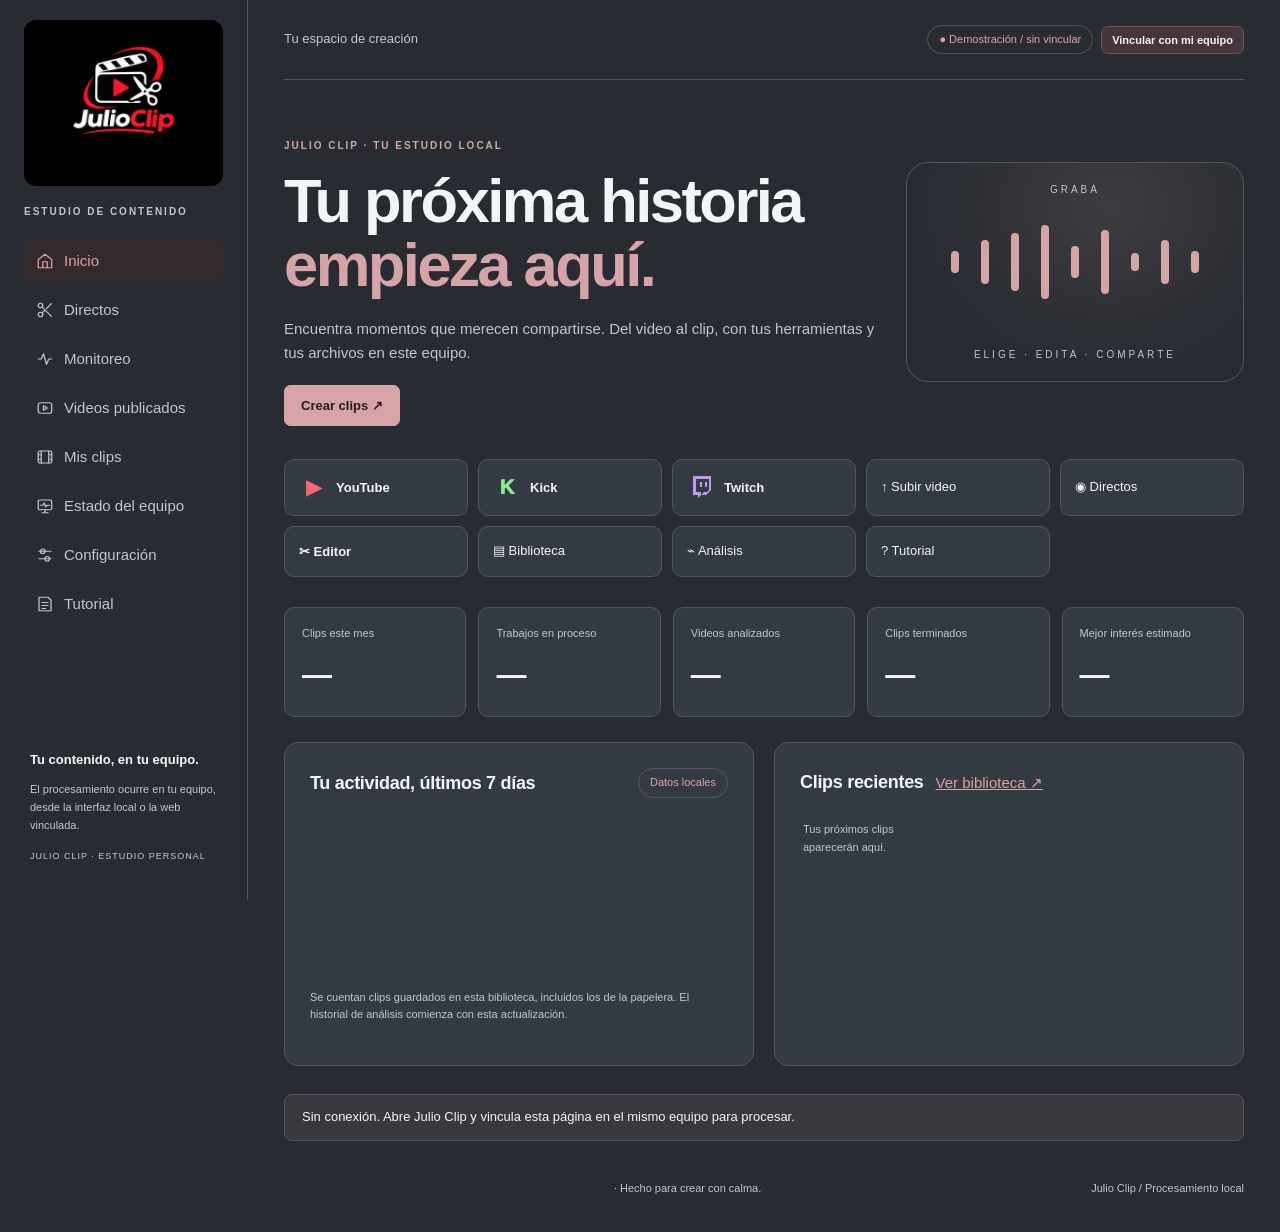
<file: app/web/index.html>
<!doctype html>
<html lang="es"><head><meta charset="utf-8"><meta name="viewport" content="width=device-width,initial-scale=1"><title>Julio Clip · Tu directo, sus mejores momentos</title><link rel="icon" href="logo-julio.jpg" type="image/jpeg"><link rel="stylesheet" href="style.css"><link rel="stylesheet" href="studio.css"><script src="app.js" defer></script><script src="studio.js" defer></script></head>
<body><aside><a class="brand" href="#inicio"><img src="logo-julio.jpg" width="166" height="148" alt="Julio Clip"></a><p class="eyebrow">ESTUDIO DE CONTENIDO</p><nav><a id="nav-inicio" href="#inicio"><svg class="ui-icon" viewBox="0 0 24 24" aria-hidden="true"><path d="m3 10 9-7 9 7v11H3Zm6 11v-8h6v8"/></svg>Inicio</a><a id="nav-estudio" class="active" aria-current="page" href="#estudio"><svg class="ui-icon" viewBox="0 0 24 24" aria-hidden="true" focusable="false"><circle cx="6" cy="6" r="3"/><circle cx="6" cy="18" r="3"/><path d="m8.2 8.2 12.3 12.3M14 10l6.5-6.5M8.2 15.8 11 13"/></svg>Directos</a>
<a id="nav-monitoreo" href="#monitoreo"><svg class="ui-icon" viewBox="0 0 24 24" aria-hidden="true" focusable="false"><path d="M3 12h4l3-7 4 14 3-7h4"/></svg>Monitoreo</a>
<a id="nav-publicados" href="#publicados"><svg class="ui-icon" viewBox="0 0 24 24" aria-hidden="true" focusable="false"><rect x="3" y="5" width="18" height="14" rx="3"/><path d="m10 9 5 3-5 3Z"/></svg>Videos publicados</a>
<a id="nav-resultados" href="#resultados"><svg class="ui-icon" viewBox="0 0 24 24" aria-hidden="true" focusable="false"><rect x="3" y="4" width="18" height="16" rx="2"/><path d="M7 4v16M17 4v16M3 9h4m10 0h4M3 15h4m10 0h4"/></svg>Mis clips</a><a id="nav-diagnostico" href="#diagnostico"><svg class="ui-icon" viewBox="0 0 24 24" aria-hidden="true" focusable="false"><rect x="3" y="4" width="18" height="13" rx="2"/><path d="M8 21h8m-4-4v4M6 11h3l2-3 2 5 2-2h3"/></svg>Estado del equipo</a><a id="nav-configuracion" href="#configuracion"><svg class="ui-icon" viewBox="0 0 24 24" aria-hidden="true"><path d="M4 7h16M4 17h16"/><circle cx="9" cy="7" r="3"/><circle cx="15" cy="17" r="3"/></svg>Configuración</a><a id="nav-tutorial" href="#tutorial"><svg class="ui-icon" viewBox="0 0 24 24" aria-hidden="true"><path d="M4 3h12l4 4v14H4ZM8 10h8M8 14h8M8 18h5"/></svg>Tutorial</a></nav><div class="aside-note"><b>Tu contenido, en tu equipo.</b><p>El procesamiento ocurre en tu equipo, desde la interfaz local o la web vinculada.</p><small id="edition-label">JULIO CLIP · ESTUDIO PERSONAL</small></div></aside>
<main id="estudio"><header><span>Tu espacio de creación</span><div class="connection-actions"><span id="license-badge" class="badge" hidden></span><span id="connection" class="badge">Comprobando modo…</span><button id="link">Vincular con mi equipo</button><button id="unlink" hidden>Desconectar</button></div></header>
<p id="license-renewal" class="notice" hidden><span id="license-renewal-text"></span> <a id="license-reminder-link" target="_blank" rel="noopener noreferrer">Renovar por WhatsApp</a></p>
<section id="license-panel" class="panel" aria-labelledby="license-heading" hidden>
  <h2 id="license-heading">Licencia de Julio Clip</h2>
  <p id="license-message"></p>
  <a id="license-whatsapp" class="download" target="_blank" rel="noopener noreferrer" hidden>Renovar por WhatsApp</a>
  <p id="license-price" class="hint"></p>
  <form id="license-form">
    <label for="license-code">Código de activación<input id="license-code" type="text" maxlength="64" required autocomplete="off" spellcheck="false"></label>
    <label for="license-device">Alias de este equipo (opcional)<input id="license-device" maxlength="64" placeholder="Por ejemplo: PC del estudio"></label><p class="hint">Si indicas un alias, se enviará al administrador para gestionar tu activación. No se envían archivos ni datos del equipo.</p><button id="license-activate" class="primary" type="submit">Activar licencia</button>
    <p id="license-feedback" class="hint" role="status"></p>
  </form>
</section>
<section id="inicio" class="studio-home">
  <div class="home-hero"><div><p class="eyebrow">JULIO CLIP · TU ESTUDIO LOCAL</p><h1>Tu próxima historia<br><em>empieza aquí.</em></h1><p>Encuentra momentos que merecen compartirse. Del video al clip, con tus herramientas y tus archivos en este equipo.</p><a class="download primary" href="#estudio">Crear clips <span aria-hidden="true">↗</span></a></div><div class="home-art" aria-hidden="true"><span>GRABA</span><div class="home-wave"><svg viewBox="0 0 280 84" width="280" height="84"><path d="M20 35v14m30-25v36m30-43v50m30-58v66m30-45v24m30-40v56m30-33v10m30-23v36m30-25v14" fill="none" stroke="currentColor" stroke-width="8" stroke-linecap="round"/></svg></div><span>ELIGE · EDITA · COMPARTE</span></div></div>
  <div class="quick-grid" aria-label="Accesos rápidos"><button data-source="youtube"><b class="source-icon youtube-icon">▶</b>YouTube</button><button data-source="kick"><b class="source-icon kick-icon">K</b>Kick</button><button data-source="twitch"><b class="source-icon twitch-icon"><svg viewBox="0 0 24 24" width="24" height="24" aria-hidden="true"><path fill="currentColor" d="M4 2h18v14l-5 5h-5l-3 3v-3H4ZM7 5v13h5v3l3-3h3l2-2V5Z"/><path stroke="currentColor" stroke-width="2" d="M12 8v5m5-5v5"/></svg></b>Twitch</button><a href="#publicados">↑ Subir video</a><a href="#estudio">◉ Directos</a><button id="home-editor">✂ Editor</button><a href="#resultados">▤ Biblioteca</a><a href="#monitoreo">⌁ Análisis</a><a href="#tutorial">? Tutorial</a></div>
  <dl class="home-metrics"><div><dt>Clips este mes</dt><dd id="home-month">—</dd></div><div><dt>Trabajos en proceso</dt><dd id="home-jobs">—</dd></div><div><dt>Videos analizados</dt><dd id="home-analyzed">—</dd></div><div><dt>Clips terminados</dt><dd id="home-finished">—</dd></div><div><dt>Mejor interés estimado</dt><dd id="home-score">—</dd></div></dl>
  <div class="home-bottom"><section class="panel"><div class="section-title"><h2>Tu actividad, últimos 7 días</h2><span class="badge">Datos locales</span></div><div id="home-chart" class="home-chart"></div><p class="hint">Se cuentan clips guardados en esta biblioteca, incluidos los de la papelera. El historial de análisis comienza con esta actualización.</p></section><section class="panel"><div class="section-title"><h2>Clips recientes</h2><a href="#resultados">Ver biblioteca ↗</a></div><div id="home-recent" class="home-recent"><p class="hint">Tus próximos clips aparecerán aquí.</p></div></section></div>
</section>
<section id="configuracion" hidden><div class="intro"><p class="eyebrow">A TU MANERA</p><h1>Configuración</h1><p>Valores predeterminados para este equipo. Se aplican a los siguientes trabajos.</p></div>
<form id="preferences-form"><div class="settings-columns">
<fieldset class="panel"><legend>Apariencia</legend><label>Tema<select id="pref-theme"><option value="charcoal">Gris carbón</option><option value="dark">Oscuro</option><option value="light">Claro</option></select></label><label>Acento<input id="pref-accent" type="color" value="#d7a4a6"></label><label>Escala de interfaz<select id="pref-ui_scale"><option>85</option><option selected>100</option><option>110</option><option>120</option></select></label><label class="check-row"><input id="pref-reduced_motion" type="checkbox">Reducir animaciones</label></fieldset>
<fieldset class="panel"><legend>Rendimiento y selección</legend><label>Modo<select id="pref-performance"><option value="light">Ligero · 1 herramienta a la vez</option><option value="balanced">Equilibrado · hasta 2 herramientas</option><option value="high">Alta calidad · hasta 2 herramientas, más CPU</option></select></label><label>Sensibilidad<select id="pref-sensitivity"><option value="selective">Selectiva</option><option value="balanced" selected>Equilibrada</option><option value="discovery">Explorar más candidatos</option></select></label><p class="hint">Ligero usa un hilo para transcribir. Equilibrado usa dos y Alta calidad, cuatro. Son límites de concurrencia e hilos; no una reserva garantizada de memoria o CPU. Puedes cancelar la tarea desde su sección.</p></fieldset>
<fieldset class="panel"><legend>Video y exportación</legend><label>Formato<select id="pref-format"><option value="original">Original</option><option value="vertical">Vertical 9:16</option><option value="landscape">Horizontal 16:9</option><option value="square">Cuadrado 1:1</option></select></label><label>Resolución<select id="pref-resolution"><option value="720">720p</option><option value="1080">1080p</option></select></label><label>Calidad<select id="pref-quality"><option value="light">Ligera · archivo menor</option><option value="balanced">Equilibrada</option><option value="high">Alta</option></select></label><label>Encuadre<select id="pref-fit"><option value="auto">Automático · fondo suave en vertical</option><option value="crop">Rellenar con recorte</option><option value="contain">Conservar plano con relleno</option></select></label><button id="select-download-folder" type="button">Elegir carpeta de descargas</button><button id="clear-download-folder" type="button">Usar carpeta del navegador</button><p id="download-folder-state" class="hint">Se usa la carpeta configurada en tu navegador.</p><p class="hint">Exportar en 1080p no recupera detalles que no estén en el original. Descargar usa la carpeta elegida por tu navegador; puedes configurarla en sus ajustes.</p></fieldset>
<fieldset class="panel"><legend>Voz y encuadre inteligente</legend><label>Idioma de transcripción<select id="pref-language"><option value="auto">Detectar automáticamente</option><option value="es">Español</option><option value="en">Inglés</option></select></label><label class="check-row"><input id="pref-follow_face" type="checkbox">Seguir rostros por defecto en vertical</label><p class="hint">El hablante principal se estima mediante voz y movimiento de labios. Si hay duda, se mantiene el plano. Puedes desactivarlo y mover el encuadre manualmente.</p><p class="hint">Los ocho estilos de subtítulos se encuentran en Crear clips y Editor. Al guardar aquí también se conserva el estilo seleccionado en Crear clips.</p></fieldset>
</div><button class="primary" type="submit">Guardar configuración</button><p id="preferences-message" role="status"></p></form>
<section class="panel"><h2>Almacenamiento</h2><p id="settings-storage" class="hint"></p><div id="storage-breakdown" class="storage-breakdown"></div><a href="#resultados">Gestionar clips y papelera ↗</a><p class="hint">La limpieza solo ofrece temporales propios y nunca borra clips finales, originales externos, archivos de licencia ni bloques pendientes.</p><button id="clean-temporary">Revisar archivos temporales…</button></section>
<section id="settings-license-panel" class="panel" hidden><h2>Licencia y renovación</h2><p id="settings-license"></p><a href="https://wa.me/18094063310?text=Hola%2C%20soy%20cliente%20de%20Julio%20Clip%20y%20quiero%20renovar%20mi%20licencia." target="_blank" rel="noopener">Renovar por WhatsApp</a></section><section class="panel reset-panel"><h2>Restablecer plataforma</h2><p>Elimina únicamente los datos locales gestionados que aparezcan en la lista de revisión. Conserva tu licencia, las activaciones del servidor y los archivos externos.</p><p class="hint">Antes, copia tus clips importantes desde la biblioteca. Finaliza o cancela trabajos activos y espera a que se cierren. Los bloques pendientes se descartan por separado desde Espacio y papelera.</p><button id="reset-platform">Revisar datos a borrar…</button><div id="maintenance-review" hidden><h3>Archivos exactos que se eliminarán</h3><ul id="maintenance-files"></ul><label id="maintenance-label" for="maintenance-confirm"></label><input id="maintenance-confirm" autocomplete="off"><button id="maintenance-execute">Confirmar eliminación irreversible</button><button id="maintenance-cancel">Cancelar</button></div><p id="maintenance-message" role="status"></p></section>
</section>
<section id="tutorial" hidden><div class="intro"><p class="eyebrow">EMPIEZA CON UN CLIP CORTO</p><h1>De la idea al MP4.</h1><p>Tu guía de Julio Clip, paso a paso.</p></div><div class="tutorial-grid">
<article class="panel"><span class="step">01</span><h2>Elige tu contenido</h2><p>En Directos pega el enlace público de tu emisión de YouTube, Kick o Twitch. En Videos publicados pega un enlace compatible o selecciona tu archivo MP4, MOV o MKV de hasta 2 GB. Procesa contenido al que tengas derecho de acceso y uso.</p></article>
<article class="panel"><span class="step">02</span><h2>Define cantidad y duración</h2><p>Puedes pedir de 1 a 50 clips por proceso y hasta 3 minutos cada uno. Son máximos: no se crean clips de relleno. El modo rápido analiza aproximadamente un minuto; el normal, cinco. Para un clip largo el bloque se amplía para que quepa.</p></article>
<article class="panel"><span class="step">03</span><h2>Comprueba el avance</h2><p>Monitoreo muestra grabación, transcripción, selección y clips reales. «Terminar y generar clips» cierra la captura y procesa lo pendiente. Cancelar conserva bloques completos para reintentar. Los videos publicados muestran su tarea y estimación cuando hay datos suficientes.</p></article>
<article class="panel"><span class="step">04</span><h2>Revisa los candidatos</h2><p>En Videos publicados pulsa Buscar momentos. Acepta una propuesta para usar sus tiempos o recházala. La puntuación indica señales de interés, no garantiza visitas. Los anuncios y los planos congelados se filtran por indicios; comprueba el resultado.</p></article>
<article class="panel"><span class="step">05</span><h2>Biblioteca y editor</h2><p>Filtra por título, categoría o puntuación. Haz clic en Editar. Mueve la línea de tiempo, marca inicio/final y añade tramos a quitar: las partes conservadas se unen sin saltos de tiempo. El original se conserva al exportar una copia.</p></article>
<article class="panel"><span class="step">06</span><h2>Encuadre y pantalla dividida</h2><p>Elige Original, 9:16, 16:9 o 1:1; 720p o 1080p. Con recorte manual puedes arrastrar para centrar y ajustar zoom. En Kick, activa pantalla dividida antes de empezar; selecciona con el ratón las regiones de cámara y juego.</p></article>
<article class="panel"><figure><img src="poster.svg" alt="Ilustración de la vista previa del clip" width="300" height="169"><figcaption class="hint">Ejemplo ilustrado. El video real se muestra en el editor.</figcaption></figure><span class="step">07</span><h2>Subtítulos y estilo</h2><p>Activa Subtítulos y «visibles en el MP4». Elige uno de los ocho estilos, color, fuente y posición. En el editor corrige las palabras. La vista renderizada usa el mismo motor que la exportación. Las letras ya incrustadas en clips antiguos sin base limpia no se pueden retirar.</p></article>
<article class="panel"><span class="step">08</span><h2>Rendimiento y licencia</h2><p>Usa Ligero si el equipo tarda. La limpieza requiere revisar la lista antes de borrar. La versión Personal no pide código. La Pública valida 30 días con hora del servidor y renueva mediante otro código; actualizar no reinicia ni consume tu licencia.</p></article></div></section>

<section id="live-intro" class="intro"><p class="eyebrow">DE UN DIRECTO A MUCHAS HISTORIAS</p><h1>Encuentra el momento.<br><em>Dale su propio clip.</em></h1><p>Pega el enlace de tu directo y deja que Julio Clip busque y exporte fragmentos mientras sigue la emisión.</p></section>
<section id="publicados" class="intro published-intro" hidden>
  <p class="eyebrow">YOUTUBE · KICK · TWITCH · TIKTOK</p>
  <h1>Recorta un video <em>ya publicado.</em></h1>
  <p>Importa un video, analiza su imagen y sonido y exporta el momento que elijas.</p>
</section>
<div id="notice" class="notice" role="status">Comprobando el entorno…</div>
<p id="public-limits" class="notice" hidden>Edición pública · Hasta dos clips de 30 segundos por cada 24 horas. La marca de agua se puede usar en uno de ellos.</p>
<section id="monitoreo" class="monitor" hidden>
  <div class="monitor-header">
    <div><p class="eyebrow">SEGUIMIENTO DEL DIRECTO</p><h1>Monitoreo en tiempo real</h1>
    <p id="monitor-state" class="hint" role="status">Inicia un directo para ver el progreso de la sesión.</p></div>
    <div class="connection-actions"><a class="download" href="#resultados">Ver Mis clips</a><button id="monitor-finish" class="primary" disabled>Terminar y generar clips</button><button id="monitor-stop" disabled>Cancelar captura</button></div>
  </div>
  <section id="monitor-preview" class="panel" aria-labelledby="monitor-preview-heading" hidden>
    <h2 id="monitor-preview-heading">Vista del directo</h2>
    <div id="monitor-player"></div>
    <p class="hint">El reproductor de YouTube sigue la señal pública. Su retraso puede diferir del de la captura. <a id="monitor-youtube" target="_blank" rel="noopener noreferrer">Abrir en YouTube</a></p>
  </section>
  <div class="monitor-stages" aria-label="Etapas del directo">
    <div id="stage-recording" class="stage"><span>01</span><div><h3>Grabando</h3><p id="stage-recording-detail">En espera</p></div></div>
    <div id="stage-transcribing" class="stage"><span>02</span><div><h3>Transcribiendo</h3><p id="stage-transcribing-detail">En espera</p></div></div>
    <div id="stage-searching" class="stage"><span>03</span><div><h3>Buscando momentos destacados</h3><p id="stage-searching-detail">En espera</p></div></div>
    <div id="stage-exporting" class="stage"><span>04</span><div><h3>Creando clips</h3><p id="stage-exporting-detail">En espera</p></div></div>
  </div>
  <dl class="monitor-metrics">
    <div><dt>Tiempo total grabado</dt><dd id="metric-recorded">00:00:00</dd></div>
    <div><dt>Fragmentos revisados</dt><dd id="metric-reviewed">0</dd></div>
    <div><dt>Momentos destacados</dt><dd id="metric-highlights">0</dd></div>
    <div><dt>Candidatos descartados</dt><dd id="metric-rejected">0</dd></div>
    <div><dt>Clips generados</dt><dd id="metric-generated">0</dd></div>
    <div><dt>Clips en cola</dt><dd id="metric-queued">0</dd></div>
  </dl>
  <div class="panel monitor-decisions"><h2>Clips listos de esta sesión</h2><ul id="monitor-clips"><li>Aún no hay clips listos.</li></ul></div>
  <div class="panel monitor-decisions"><h2>Decisiones recientes</h2><p class="hint">El interés se estima a partir de imagen, audio y narración. El contador agrupa candidatos parecidos del mismo bloque.</p><ul id="monitor-rejections"><li>Aquí aparecerán los motivos de descarte.</li></ul></div>
</section>
<div id="creation-view">
<section class="workspace">
<div id="live-workspace" class="panel">
  <div class="section-title"><span class="step">01</span><h2>Configura el directo</h2></div>
  <label for="youtube" id="live-url-label">Enlace del directo de YouTube, Kick o Twitch</label>
  <input id="youtube" type="url" placeholder="https://www.youtube.com/live/... o canal de Kick / Twitch">
<section class="live-controls" aria-labelledby="live-title">
  <h3 id="live-title">Clips automáticos del directo</h3>
  <p class="hint">Pega el enlace del directo arriba. Elige cuánto material quieres analizar antes de generar clips.</p>
  <div class="capture-mode">
    <label class="toggle-option" for="live-fast"><span class="toggle-label"><svg class="ui-icon" viewBox="0 0 24 24" aria-hidden="true" focusable="false"><path d="m13 2-9 12h7l-1 8 10-12h-7l1-8Z"/></svg>Modo rápido</span><input id="live-fast" type="checkbox" role="switch" aria-describedby="live-mode-hint"><span class="toggle-track" aria-hidden="true"></span><span class="toggle-state" aria-hidden="true"><span class="toggle-on">Activado</span><span class="toggle-off">Desactivado</span></span></label>
    <p id="live-mode-hint" class="hint">Bloques de alrededor de 5 minutos. Hay más momentos para comparar.</p>
  </div>
  <div class="live-settings">
    <label for="clip-duration">Duración por clip
      <select id="clip-duration">
        <option value="20">20 segundos</option>
        <option value="30" selected>30 segundos</option>
        <option value="40">40 segundos</option>
        <option value="50">50 segundos</option>
        <option value="60">1 minuto</option><option value="90">1 min 30 s</option><option value="120">2 minutos</option><option value="180">3 minutos</option>
      </select>
    </label>
    <label for="clips-per-block">Máximo de clips por bloque
      <select id="clips-per-block">
        <option value="1">1 clip</option>
        <option value="2" selected>2 clips</option>
        <option value="3">3 clips</option>
        <option value="4">4 clips</option>
        <option value="5">5 clips</option>
        <option value="6">6 clips</option>
        <option value="7">7 clips</option>
        <option value="8">8 clips</option>
        <option value="9">9 clips</option>
        <option value="10">10 clips</option><option value="11">11 clips</option><option value="12">12 clips</option><option value="13">13 clips</option><option value="14">14 clips</option><option value="15">15 clips</option><option value="16">16 clips</option><option value="17">17 clips</option><option value="18">18 clips</option><option value="19">19 clips</option><option value="20">20 clips</option><option value="21">21 clips</option><option value="22">22 clips</option><option value="23">23 clips</option><option value="24">24 clips</option><option value="25">25 clips</option><option value="26">26 clips</option><option value="27">27 clips</option><option value="28">28 clips</option><option value="29">29 clips</option><option value="30">30 clips</option><option value="31">31 clips</option><option value="32">32 clips</option><option value="33">33 clips</option><option value="34">34 clips</option><option value="35">35 clips</option><option value="36">36 clips</option><option value="37">37 clips</option><option value="38">38 clips</option><option value="39">39 clips</option><option value="40">40 clips</option><option value="41">41 clips</option><option value="42">42 clips</option><option value="43">43 clips</option><option value="44">44 clips</option><option value="45">45 clips</option><option value="46">46 clips</option><option value="47">47 clips</option><option value="48">48 clips</option><option value="49">49 clips</option><option value="50">50 clips</option>
      </select>
    </label>
  </div>
  <p class="limit-label">Hasta 50 clips por video / proceso · Duración máxima por clip: 3 minutos</p><p class="hint">La cantidad depende de los momentos que caben sin repetir fragmentos. Más clips requieren más tiempo de exportación.</p>
  <label id="live-profile-wrap" for="live-profile" hidden>Qué momentos buscar
    <select id="live-profile"><option value="auto">Automático</option><option value="sports">Deportes / béisbol</option><option value="conversation">Conversación</option><option value="gameplay">Gameplay</option></select>
    <span class="hint">En Deportes / béisbol se prioriza la acción en el campo y se transcribe alrededor de las posibles jugadas.</span>
  </label>
  <label id="live-format-wrap" for="live-format" hidden>Formato del clip
    <select id="live-format"><option value="original">Original</option><option value="vertical">Vertical 9:16</option><option value="landscape">Horizontal 16:9</option><option value="square">Cuadrado 1:1</option></select>
  </label>
  <section id="kick-settings" class="kick-settings" hidden>
    <label class="toggle-option" for="kick-split"><span class="toggle-label">Pantalla dividida · Kick</span><input id="kick-split" type="checkbox" role="switch"><span class="toggle-track" aria-hidden="true"></span><span class="toggle-state" aria-hidden="true"><span class="toggle-on">Activada</span><span class="toggle-off">Desactivada</span></span></label>
    <div id="kick-crop-settings" hidden>
      <p class="hint">Salida vertical. Cámara arriba y gameplay abajo. Ajusta las dos zonas al tamaño del vídeo.</p>
      <div class="connection-actions">
        <button id="kick-preview">Ver fotograma del directo</button>
        <label for="kick-region">Zona que estás ajustando
          <select id="kick-region"><option value="camera">Cámara · arriba</option><option value="game">Gameplay · abajo</option></select>
        </label>
      </div>
      <p id="kick-preview-status" class="hint" role="status">La cámara empieza en la esquina inferior derecha. El recorte de gameplay evita esa zona y puedes ajustarlo.</p>
      <div id="kick-frame" class="kick-frame" hidden>
        <img id="kick-image" alt="Fotograma del directo. Puedes arrastrar sobre él para encuadrar una zona.">
        <div id="kick-camera-box" class="kick-box kick-camera-box" aria-hidden="true">Cámara</div>
        <div id="kick-game-box" class="kick-box kick-game-box" aria-hidden="true">Gameplay</div>
      </div>
      <div class="kick-coordinates">
        <label for="kick-x">Desde izquierda (%)<input id="kick-x" type="number" min="0" max="95" step="1" value="72"></label>
        <label for="kick-y">Desde arriba (%)<input id="kick-y" type="number" min="0" max="95" step="1" value="68"></label>
        <label for="kick-w">Ancho (%)<input id="kick-w" type="number" min="5" max="100" step="1" value="28"></label>
        <label for="kick-h">Alto (%)<input id="kick-h" type="number" min="5" max="100" step="1" value="32"></label>
      </div>
    </div>
  </section>
  <label class="toggle-option" for="live-subtitles"><span class="toggle-label"><svg class="ui-icon" viewBox="0 0 24 24" aria-hidden="true" focusable="false"><rect x="3" y="5" width="18" height="14" rx="3"/><path d="M10 10a2 2 0 1 0 0 4m7-4a2 2 0 1 0 0 4"/></svg>Subtítulos automáticos</span><input id="live-subtitles" type="checkbox" role="switch"><span class="toggle-track" aria-hidden="true"></span><span class="toggle-state" aria-hidden="true"><span class="toggle-on">Activado</span><span class="toggle-off">Desactivado</span></span></label>
  <label id="live-burn-wrap" class="check-row" hidden><input id="live-burn" type="checkbox" checked> Dejar subtítulos visibles en el MP4</label>
  <div class="connection-actions"><button id="live-start" class="primary">Iniciar automático</button><button id="live-finish" disabled>Terminar y generar clips</button><button id="live-stop" disabled>Cancelar captura</button></div>
  <p id="live-state" aria-live="polite" class="hint">Captura detenida.</p><p id="live-activity" class="hint" hidden></p>
  <p class="hint">Los ajustes se aplican al iniciar. Los bloques pendientes conservan su configuración. Detén la captura e inicia una nueva para cambiar estos ajustes.</p>
</section></div>
<div id="published-workspace" class="panel" hidden>
  <div class="section-title"><span class="step">01</span><h2>Importa un video</h2></div>
  <label for="published-url">Enlace de YouTube, Kick, Twitch o TikTok</label>
  <div class="url-row"><input id="published-url" type="url" placeholder="Pega el enlace del video"><button id="load">Importar video</button></div>
  <p class="hint">Videos individuales accesibles de hasta 2 GB. También puedes importar un directo de YouTube que ya terminó.</p>
  <div class="live-settings"><label>Duración por clip<select id="published-duration"><option value="20">20 segundos</option><option value="30" selected>30 segundos</option><option value="40">40 segundos</option><option value="50">50 segundos</option><option value="60">60 segundos</option><option value="90">90 segundos</option><option value="120">120 segundos</option><option value="180">180 segundos</option></select></label><label>Máximo de clips<select id="published-count"><option value="1">1 clips</option><option value="2">2 clips</option><option value="3">3 clips</option><option value="4">4 clips</option><option value="5">5 clips</option><option value="6" selected>6 clips</option><option value="7">7 clips</option><option value="8">8 clips</option><option value="9">9 clips</option><option value="10">10 clips</option><option value="11">11 clips</option><option value="12">12 clips</option><option value="13">13 clips</option><option value="14">14 clips</option><option value="15">15 clips</option><option value="16">16 clips</option><option value="17">17 clips</option><option value="18">18 clips</option><option value="19">19 clips</option><option value="20">20 clips</option><option value="21">21 clips</option><option value="22">22 clips</option><option value="23">23 clips</option><option value="24">24 clips</option><option value="25">25 clips</option><option value="26">26 clips</option><option value="27">27 clips</option><option value="28">28 clips</option><option value="29">29 clips</option><option value="30">30 clips</option><option value="31">31 clips</option><option value="32">32 clips</option><option value="33">33 clips</option><option value="34">34 clips</option><option value="35">35 clips</option><option value="36">36 clips</option><option value="37">37 clips</option><option value="38">38 clips</option><option value="39">39 clips</option><option value="40">40 clips</option><option value="41">41 clips</option><option value="42">42 clips</option><option value="43">43 clips</option><option value="44">44 clips</option><option value="45">45 clips</option><option value="46">46 clips</option><option value="47">47 clips</option><option value="48">48 clips</option><option value="49">49 clips</option><option value="50">50 clips</option></select></label></div><p class="limit-label">Hasta 50 clips por video · Duración máxima por clip: 3 minutos</p><button id="edit-imported">Abrir video importado en el editor</button><label id="published-profile-wrap" for="published-profile" hidden>Qué momentos buscar
    <select id="published-profile"><option value="auto">Automático</option><option value="sports">Deportes / béisbol</option><option value="conversation">Conversación</option><option value="gameplay">Gameplay</option></select>
  </label>
  <label id="published-format-wrap" for="published-format" hidden>Formato del clip al exportar
    <select id="published-format"><option value="original">Original</option><option value="vertical">Vertical 9:16</option><option value="landscape">Horizontal 16:9</option><option value="square">Cuadrado 1:1</option></select>
    <span class="hint">Vertical 9:16: elige relleno con fondo desenfocado, recorte o seguimiento de cara. Comprueba el resultado en el editor.</span>
  </label>
  <div class="divider"><span>o desde tu computadora</span></div><label class="file-zone" for="video"><span class="upload-icon"><svg class="ui-icon" viewBox="0 0 24 24" aria-hidden="true" focusable="false"><path d="M12 16V4m-4 4 4-4 4 4M4 16v4h16v-4"/></svg></span><strong>Seleccionar un video</strong><span>MP4, MOV o MKV · máximo 2 GB</span><input id="video" type="file" accept="video/*,.mkv"></label><p id="filename" class="source-summary">Todavía no has importado un video.</p>
  <div class="job-panel">
    <h3>Progreso del video publicado</h3>
    <p id="published-status" class="hint" role="status">Esperando actividad del equipo.</p>
    <progress id="published-progress" aria-label="Progreso de la etapa actual" max="100" hidden></progress>
    <p id="published-eta" class="hint" hidden></p>
    <button id="published-cancel" hidden>Cancelar operación</button>
  </div>
  <div class="connection-actions"><button id="clear-source">Retirar copia importada</button><button id="analyze" class="primary">Buscar momentos destacados</button></div>
  <p class="hint">Puedes trabajar con un video publicado mientras se graba el directo.</p>
</div>
<div class="panel preview"><div class="section-title"><span class="step">02</span><h2 id="options-title">Marca de agua del directo</h2></div><div class="watermark-demo" aria-label="Ilustración del recorrido de la marca de agua, no es una previsualización del video"><img class="poster" src="poster.svg" alt="Ilustración de una línea de tiempo de video"><span id="design-title-preview" class="style-title" hidden></span><img class="moving-mark" src="logo-julio.jpg" alt=""></div><p class="hint">Ilustración de la marca: cambia de esquina cada 8 segundos. La exportación aplica tu selección al video real.</p><div id="published-times" hidden><p class="hint">Introduce los tiempos en segundos desde el inicio del video.</p><div class="times"><label for="start">Inicio (segundos)<input id="start" type="number" min="0" step="0.1" value="0"></label><label for="end">Final (segundos)<input id="end" type="number" min="0.1" step="0.1" value="30"></label></div></div><fieldset class="watermark-options"><legend>Tu marca de agua</legend><label class="toggle-option" for="remove-watermark"><span class="toggle-label">Quitar marca de agua</span><input id="remove-watermark" type="checkbox" role="switch"><span class="toggle-track" aria-hidden="true"></span><span class="toggle-state" aria-hidden="true"><span class="toggle-on">Activado</span><span class="toggle-off">Desactivado</span></span></label><label for="watermark-opacity">Intensidad <output id="opacity-value">30 %</output><input id="watermark-opacity" type="range" min="15" max="50" step="5" value="30"></label><p class="hint">Pequeña y semitransparente, fuera del centro. La opción se aplica a la próxima exportación desde el original.</p></fieldset>
<div class="times"><label>Encuadre para exportar<select id="design-fit"><option value="auto">Plano completo · fondo desenfocado en 9:16</option><option value="crop">Recortar para rellenar · sin franjas</option><option value="contain">Conservar plano · franjas</option></select></label></div><p class="hint">En vertical, el recorte llena la pantalla y puede quitar contenido lateral. Activa Seguir la cara para un encuadre automático o ajústalo en el editor.</p><section class="custom-brand"><h3>Tu propia marca de agua</h3><label>Imagen PNG sin fondo · hasta 8 MB<input id="brand-file" type="file" accept="image/png"></label><p id="brand-status" role="status">Puedes utilizar tu propio logo transparente.</p><label class="check-row"><input id="brand-enable" type="checkbox">Usar mi marca en los próximos clips</label><div class="times"><label>Posición<select id="brand-position"><option value="moving">Mover entre esquinas</option><option value="top-left">Arriba izquierda</option><option value="top-right">Arriba derecha</option><option value="bottom-left">Abajo izquierda</option><option value="bottom-right">Abajo derecha</option></select></label><label>Tamaño · ancho (%)<input id="brand-scale" type="range" min="8" max="30" step="1" value="14"></label></div><p class="hint">Se conserva la transparencia. «Quitar marca de agua» también desactiva tu logo. Los cambios se aplican al iniciar una nueva operación.</p></section><details id="design-options" class="export-options" hidden>
  <summary>Encuadre y título</summary>
  <label id="design-face-wrap" class="toggle-option face-option" for="design-face" hidden><span class="toggle-label"><svg class="ui-icon" viewBox="0 0 24 24" aria-hidden="true"><path d="M8 3H3v5m13-5h5v5M3 16v5h5m13-5v5h-5"/><circle cx="12" cy="11" r="4"/><path d="M8 17q4-3 8 0"/></svg>Seguir la cara</span><input id="design-face" type="checkbox" role="switch" aria-describedby="design-face-hint"><span class="toggle-track" aria-hidden="true"></span><span class="toggle-state" aria-hidden="true"><span class="toggle-on">Activado</span><span class="toggle-off">Desactivado</span></span></label>
  <p id="design-face-hint" class="hint" hidden>Para Shorts y TikTok. El encuadre sigue a la cara en formato vertical.</p>
  <fieldset id="design-title-tools" class="title-tools" hidden>
    <legend>Título en el video</legend>
    <label for="design-title">Texto<input id="design-title" type="text" maxlength="64" placeholder="Escribe tu título"></label>
    <div class="title-grid">
      <label for="design-color">Color<input id="design-color" type="color" value="#ffffff"></label>
      <label for="design-position">Posición<select id="design-position"><option value="top">Arriba</option><option value="center">Centro</option><option value="bottom">Abajo</option></select></label>
      <label for="design-size">Tamaño<select id="design-size"><option value="small">Pequeño</option><option value="medium" selected>Mediano</option><option value="large">Grande</option></select></label>
      <label for="design-style">Fondo<select id="design-style"><option value="plate">Caja oscura</option><option value="outline">Contorno</option></select></label>
      <label for="design-duration">En pantalla<select id="design-duration"><option value="intro">Primeros 3 s</option><option value="full">Todo el clip</option></select></label>
    </div>
  </fieldset>
</details>
<fieldset id="caption-tools" class="title-tools" hidden>
  <legend>Estilo de subtítulos</legend>
  <div id="caption-catalog" class="caption-catalog" role="group" aria-label="Estilos de subtítulos"></div>
  <div id="caption-demo" class="caption-demo" aria-label="Ejemplo de estilo"></div>
  <p class="hint">Ejemplo visual. La exportación usa los tiempos de la voz; si faltan tiempos por palabra, los estima dentro de cada frase.</p>
  <div class="title-grid">
    <label for="caption-color">Color<input id="caption-color" type="color" value="#ffffff"></label>
    <label for="caption-size">Tamaño<select id="caption-size"><option value="small">Pequeño</option><option value="medium" selected>Mediano</option><option value="large">Grande</option></select></label>
    <label for="caption-position">Posición<select id="caption-position"><option value="bottom">Abajo</option><option value="center">Centro</option><option value="top">Arriba</option></select></label>
    <label for="caption-accent">Resaltado<input id="caption-accent" type="color" value="#a8e986"></label>
    <label for="caption-font">Tipografía<select id="caption-font"><option value="barlow">Condensada</option><option value="sans">Arial</option><option value="serif">Georgia</option></select></label>
    <label for="caption-outline">Contorno<select id="caption-outline"><option value="0">Sin contorno</option><option value="2" selected>Normal</option><option value="4">Grueso</option></select></label>
    <label for="caption-shadow">Sombra<select id="caption-shadow"><option value="0">Sin sombra</option><option value="1" selected>Suave</option><option value="3">Marcada</option></select></label>
  </div>
  <div class="times"><label>Aparición del texto<select id="caption-reveal"><option value="progressive">Seguir la voz · palabra a palabra</option><option value="phrase">Mostrar la frase completa</option></select></label><label>Ajuste de sincronización (ms)<input id="caption-offset" type="number" min="-3000" max="3000" step="50" value="0"></label></div><p class="hint">Un valor positivo retrasa el texto; uno negativo lo adelanta. No cambia el audio. En Seguir la voz no se muestran palabras futuras.</p><label class="check-row"><input id="caption-animations" type="checkbox" checked> Animaciones y resaltado de palabras</label>
</fieldset>
<div id="published-export" hidden><label class="toggle-option" for="export-subtitles"><span class="toggle-label"><svg class="ui-icon" viewBox="0 0 24 24" aria-hidden="true" focusable="false"><rect x="3" y="5" width="18" height="14" rx="3"/><path d="M10 10a2 2 0 1 0 0 4m7-4a2 2 0 1 0 0 4"/></svg>Subtítulos automáticos</span><input id="export-subtitles" type="checkbox" role="switch"><span class="toggle-track" aria-hidden="true"></span><span class="toggle-state" aria-hidden="true"><span class="toggle-on">Activado</span><span class="toggle-off">Desactivado</span></span></label><label id="export-burn-wrap" class="check-row" hidden><input id="export-burn" type="checkbox" checked> Dejar subtítulos visibles en el MP4</label><button id="export" class="primary wide">Exportar clip MP4 →</button><p class="hint">Hasta 3 minutos por clip. Elige Original para mantener la proporción del vídeo.</p></div></div></section>
<section id="published-suggestions" class="panel suggestions" hidden><div class="section-title"><span class="step">03</span><h2>Momentos sugeridos</h2></div><button id="accept-all">Aceptar todas las propuestas</button><button id="batch-export" class="primary">Exportar candidatos aceptados</button><p id="batch-feedback" class="hint"></p><details id="published-rejections"><summary>Por qué se descartaron otros fragmentos</summary><ul id="published-rejections-list"></ul></details><div id="suggestions" class="empty">Importa un video y busca momentos destacados.</div></section></div>
<section id="resultados" class="panel" hidden><div class="section-title"><h2>Tus clips</h2><span class="badge">MP4 · H.264</span></div><div class="library-filters"><label>Buscar<input id="library-search" type="search" placeholder="Título del clip"></label><label>Ordenar<select id="library-order"><option value="recent">Recientes</option><option value="all">Todos</option><option value="interest">Más interesantes</option></select></label><label>Categoría<select id="library-category"><option value="all">Todas</option><option value="conversation">Conversación</option><option value="gameplay">Gameplay</option><option value="sports">Deportes</option><option value="general">General</option></select></label></div><div id="clips" class="empty">Los clips exportados aparecerán aquí para descargarlos.</div>
<div id="clip-editor" class="clip-editor" aria-labelledby="editor-heading" hidden>
  <div class="editor-header">
    <div><h3 id="editor-heading" tabindex="-1">Editor de clips</h3><p id="editor-name" class="hint"></p></div>
    <button id="editor-close">Cerrar</button>
  </div>
  <div class="editor-layout">
    <div class="editor-player">
      <div class="editor-screen"><video id="editor-video" controls playsinline preload="metadata" aria-label="Vista previa del clip original"></video><div id="editor-crop-box" hidden><span>Encuadre</span><button id="editor-crop-handle" type="button" aria-label="Redimensionar encuadre">↘</button></div><span id="editor-title-preview" class="style-title" hidden></span></div>
      <div class="timeline-controls"><label>Línea de tiempo<input id="editor-timeline" type="range" min="0" max="1" step="0.01" value="0"></label><output id="timeline-position">0:00</output><button id="editor-split">Dividir · quitar desde aquí</button></div><video id="editor-rendered" controls playsinline preload="metadata" hidden></video><p class="hint">Mueve el reproductor a donde quieras marcar un corte. Los tiempos corresponden al clip original.</p>
    </div>
    <fieldset id="editor-fields" class="editor-fields" aria-label="Tiempos de edición" disabled>
      <div class="editor-times">
        <div><label for="editor-start">Conservar desde (s)<input id="editor-start" type="number" min="0" step="0.001"></label><button id="editor-start-now">Usar posición actual</button></div>
        <div><label for="editor-end">Conservar hasta (s)<input id="editor-end" type="number" min="0" step="0.001"></label><button id="editor-end-now">Usar posición actual</button></div>
      </div>
      <div id="editor-cuts"></div>
      <p class="hint">Añade un tramo para quitar una parte de la selección. Puedes quitar hasta ocho tramos.</p>
      <button id="editor-add-cut">+ Añadir tramo para quitar</button>
      <fieldset id="editor-design" class="title-tools" hidden>
        <legend>Encuadre y título de la copia</legend>
        <label for="editor-format">Formato<select id="editor-format"><option value="original">Original</option><option value="vertical">Vertical 9:16</option><option value="landscape">Horizontal 16:9</option><option value="square">Cuadrado 1:1</option></select></label>
        <div class="editor-advanced"><label>Resolución<select id="editor-resolution"><option value="720">720p</option><option value="1080">1080p</option></select></label><label>Calidad<select id="editor-quality"><option value="light">Ligera</option><option value="balanced" selected>Equilibrada</option><option value="high">Alta</option></select></label><label>Ajustar imagen<select id="editor-fit"><option value="auto">Automático</option><option value="crop">Recortar para rellenar</option><option value="contain">Conservar plano</option></select></label><label>Velocidad<select id="editor-speed"><option value="0.5">0,5×</option><option value="0.75">0,75×</option><option value="1" selected>1×</option><option value="1.25">1,25×</option><option value="1.5">1,5×</option><option value="2">2×</option></select></label><label>Volumen<input id="editor-volume" type="range" min="0" max="2" step="0.05" value="1"></label><label>Zoom<input id="editor-zoom" type="range" min="1" max="3" step="0.05" value="1"></label><label>Efecto<select id="editor-effect"><option value="none">Sin efecto</option><option value="warm">Cálido</option><option value="bw">Blanco y negro</option></select></label><label class="check-row"><input id="editor-fade" type="checkbox">Fundido suave al inicio y final</label><label>Portada (segundo del resultado)<input id="editor-cover" type="number" min="0" max="180" step="0.1" placeholder="Automática"></label><label>Música propia (hasta 100 MB)<input id="editor-music-file" type="file" accept="audio/*"></label><label class="check-row"><input id="editor-music" type="checkbox">Mezclar música importada al 20 %</label></div><p class="hint">Arrastra sobre el video para mover el encuadre. Usa Zoom para ampliar. «Renderizar vista previa» muestra el resultado exacto; el reproductor original sirve para marcar tiempos.</p><label class="check-row"><input id="editor-brand" type="checkbox">Añadir mi PNG de marca de agua a esta copia</label><p class="hint">Importa tu logo en Directos o Videos publicados. Una marca que ya forma parte de la imagen original no se puede retirar desde esta copia.</p><button id="editor-project-save" type="button">Guardar proyecto</button><button id="editor-preview-button" type="button">Renderizar vista previa</button><label id="editor-face-wrap" class="toggle-option face-option" for="editor-face" hidden><span class="toggle-label">Seguir la cara</span><input id="editor-face" type="checkbox" role="switch"><span class="toggle-track" aria-hidden="true"></span><span class="toggle-state" aria-hidden="true"><span class="toggle-on">Activado</span><span class="toggle-off">Desactivado</span></span></label>
        <div id="editor-title-tools" hidden>
          <label for="editor-title">Título nuevo en el video<input id="editor-title" type="text" maxlength="64" placeholder="Escribe tu título"></label>
          <div class="title-grid">
            <label for="editor-color">Color<input id="editor-color" type="color" value="#ffffff"></label>
            <label for="editor-position">Posición<select id="editor-position"><option value="top">Arriba</option><option value="center">Centro</option><option value="bottom">Abajo</option></select></label>
            <label for="editor-size">Tamaño<select id="editor-size"><option value="small">Pequeño</option><option value="medium" selected>Mediano</option><option value="large">Grande</option></select></label>
            <label for="editor-style">Fondo<select id="editor-style"><option value="plate">Caja oscura</option><option value="outline">Contorno</option></select></label>
            <label for="editor-duration">En pantalla<select id="editor-duration"><option value="intro">Primeros 3 s</option><option value="full">Todo el clip</option></select></label>
          </div>
        </div>
      </fieldset>
      <label class="toggle-option" for="editor-subtitles"><span class="toggle-label"><svg class="ui-icon" viewBox="0 0 24 24" aria-hidden="true" focusable="false"><rect x="3" y="5" width="18" height="14" rx="3"/><path d="M10 10a2 2 0 1 0 0 4m7-4a2 2 0 1 0 0 4"/></svg>Subtítulos en la copia</span><input id="editor-subtitles" type="checkbox" role="switch"><span class="toggle-track" aria-hidden="true"></span><span class="toggle-state" aria-hidden="true"><span class="toggle-on">Activado</span><span class="toggle-off">Desactivado</span></span></label>
      <label id="editor-burn-wrap" class="check-row" hidden><input id="editor-burn" type="checkbox" checked> Dejar subtítulos visibles en el MP4</label>
      <fieldset id="edit-caption-tools" class="title-tools" hidden>
        <legend>Estilo de subtítulos</legend>
        <div id="edit-caption-catalog" class="caption-catalog" role="group" aria-label="Estilos de subtítulos en la copia"></div>
        <div id="edit-caption-demo" class="caption-demo" aria-label="Ejemplo de estilo"></div>
        <p class="hint">Ejemplo visual. Los cambios se aplican al guardar la copia MP4.</p>
        <div class="title-grid">
          <label for="edit-caption-color">Color<input id="edit-caption-color" type="color" value="#ffffff"></label>
          <label for="edit-caption-size">Tamaño<select id="edit-caption-size"><option value="small">Pequeño</option><option value="medium" selected>Mediano</option><option value="large">Grande</option></select></label>
          <label for="edit-caption-position">Posición<select id="edit-caption-position"><option value="bottom">Abajo</option><option value="center">Centro</option><option value="top">Arriba</option></select></label>
          <label for="edit-caption-accent">Resaltado<input id="edit-caption-accent" type="color" value="#a8e986"></label>
          <label for="edit-caption-font">Tipografía<select id="edit-caption-font"><option value="barlow">Condensada</option><option value="sans">Arial</option><option value="serif">Georgia</option></select></label>
          <label for="edit-caption-outline">Contorno<select id="edit-caption-outline"><option value="0">Sin contorno</option><option value="2" selected>Normal</option><option value="4">Grueso</option></select></label>
          <label for="edit-caption-shadow">Sombra<select id="edit-caption-shadow"><option value="0">Sin sombra</option><option value="1" selected>Suave</option><option value="3">Marcada</option></select></label>
        </div>
        <div class="times"><label>Aparición del texto<select id="edit-caption-reveal"><option value="progressive">Seguir la voz · palabra a palabra</option><option value="phrase">Mostrar la frase completa</option></select></label><label>Ajuste de sincronización (ms)<input id="edit-caption-offset" type="number" min="-3000" max="3000" step="50" value="0"></label></div><p class="hint">Un valor positivo retrasa el texto; uno negativo lo adelanta. No cambia el audio. En Seguir la voz no se muestran palabras futuras.</p><label class="check-row"><input id="edit-caption-animations" type="checkbox" checked> Animaciones y resaltado de palabras</label>
      </fieldset>
      <details id="caption-corrections-wrap" hidden><summary>Corregir palabras</summary><p class="hint">Los tiempos de cada frase se conservan. Si cambias el número de palabras, su reparto dentro de la frase se estima de nuevo. Vacía una frase para omitirla en la copia.</p><div id="caption-corrections" class="caption-corrections"></div></details>
      <p id="editor-captions-hint" class="hint">Si el clip tiene subtítulos, puedes verlos aquí. Si necesita generarlos, Julio Clip analizará el audio al guardar.</p>
      <output id="editor-length" class="editor-output"></output>
      <button id="editor-save" class="primary" disabled>Guardar copia MP4</button>
      <p class="hint">La copia admite hasta 3 minutos. El clip original se conserva en la biblioteca.</p>
    </fieldset>
  </div>
  <p id="editor-status" role="status"></p>
  <button id="editor-copy" hidden>Abrir la copia</button>
</div>
</section>
<section id="library-storage" class="panel" hidden><h2>Espacio y papelera</h2><p id="storage-state" class="hint">El diagnóstico requiere conexión.</p><div class="times"><label for="quota">Límite de archivos (GB)<input id="quota" type="number" min="2" max="1000" value="10"></label><label for="max-clips">Clips activos máximos<input id="max-clips" type="number" min="1" max="500" value="50"></label></div><button id="save-storage">Guardar límites</button><p class="hint">Los clips antiguos pasan a la papelera al superar el máximo. La papelera también ocupa espacio. Al llegar al límite de GB o a la reserva de disco, se detiene la captura; no se borran clips a escondidas.</p><h3>Papelera recuperable</h3><div id="trash" class="empty">Sin datos de biblioteca.</div><div class="connection-actions"><button id="empty-trash">Vaciar papelera…</button><button id="clear-queue">Descartar bloques pendientes…</button></div></section><section id="diagnostico" class="panel" hidden><h2>Estado del equipo</h2><p id="status" aria-live="polite">Esperando diagnóstico.</p><div id="requirements" class="requirements"></div><p id="tools-state" class="hint" role="status">Comprobando las herramientas del equipo.</p><div class="connection-actions"><button id="refresh-tools">Volver a comprobar herramientas</button><button id="prepare-mac" hidden>Preparar herramientas para Mac</button></div><p id="diagnostic-help" class="hint">Mantén abierta la aplicación mientras procesas o capturas. Desde esta sección puedes comprobar las herramientas locales.</p></section><footer><span id="app-version"></span> · Hecho para crear con calma. <span>Julio Clip / Procesamiento local</span></footer></main></body></html>
</file>
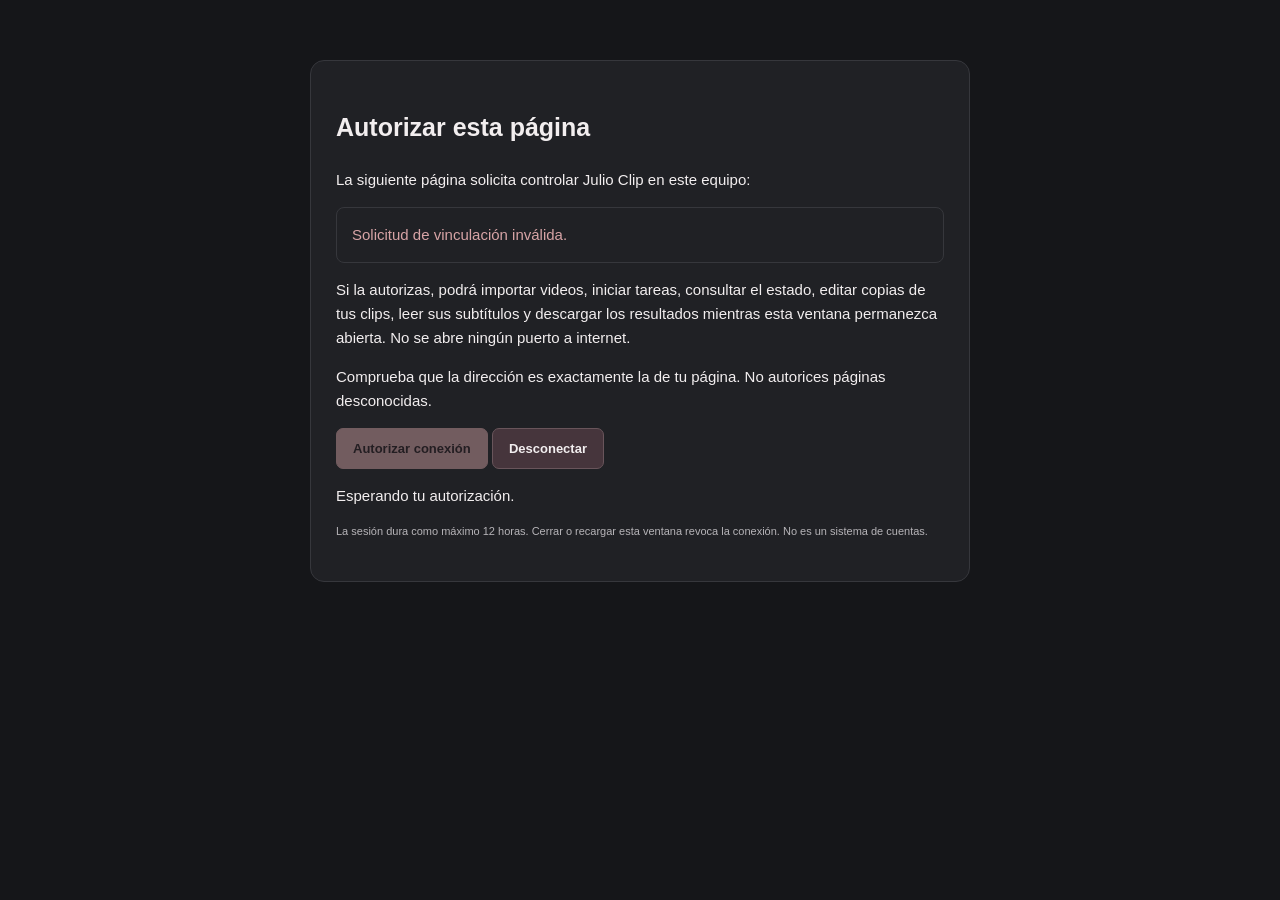
<file: app/web/bridge.html>
<!doctype html><html lang="es"><head><meta charset="utf-8"><meta name="viewport" content="width=device-width,initial-scale=1"><title>Vincular Julio Clip</title><link rel="stylesheet" href="style.css"><script src="bridge.js" defer></script></head><body class="bridge-body"><article class="panel"><h1>Autorizar esta página</h1><p>La siguiente página solicita controlar Julio Clip en este equipo:</p><p id="origin" class="origin-box"></p><p>Si la autorizas, podrá importar videos, iniciar tareas, consultar el estado, editar copias de tus clips, leer sus subtítulos y descargar los resultados mientras esta ventana permanezca abierta. No se abre ningún puerto a internet.</p><p>Comprueba que la dirección es exactamente la de tu página. No autorices páginas desconocidas.</p><button id="approve" class="primary">Autorizar conexión</button> <button id="revoke">Desconectar</button><p id="bridge-status" role="status">Esperando tu autorización.</p><p class="hint">La sesión dura como máximo 12 horas. Cerrar o recargar esta ventana revoca la conexión. No es un sistema de cuentas.</p></article></body></html>
</file>
<file: app/web/style.css>
:root{color-scheme:dark;--bg:#151619;--panel:#202125;--line:#36373c;--muted:#b6b4b8;--lime:#d7a4a6;--ink:#f2eeef}*{box-sizing:border-box}html{scroll-behavior:smooth}body{margin:0;background:var(--bg);color:var(--ink);font:15px/1.6 -apple-system,BlinkMacSystemFont,"Segoe UI",sans-serif}aside{position:fixed;inset:0 auto 0 0;width:248px;border-right:1px solid var(--line);padding:34px 24px;display:flex;flex-direction:column;background:#191a1e}.brand{display:flex;align-items:center;gap:7px;color:var(--ink);font-size:20px;font-weight:850;letter-spacing:-1px;text-decoration:none}.brand span{font-weight:400;color:var(--lime)}.eyebrow{font-size:10px;letter-spacing:2px;font-weight:700;color:var(--lime)}aside>.eyebrow{color:var(--muted);margin:35px 0 14px}nav a{display:block;color:var(--muted);text-decoration:none;padding:13px 14px;margin:5px 0;border-radius:9px}nav a:hover,nav a.active{color:var(--lime);background:#33292d}.aside-note{margin-top:auto;padding:19px 6px;color:var(--muted);font-size:13px}.aside-note b{color:var(--ink)}.aside-note small{font-size:9px;letter-spacing:1px}main{margin-left:248px;padding:0 48px;max-width:1500px}header{height:94px;border-bottom:1px solid var(--line);display:flex;align-items:center;justify-content:space-between;color:var(--muted);font-size:13px}.badge{border:1px solid var(--line);padding:5px 11px;border-radius:30px;font-size:11px;color:var(--lime)}.intro{padding:41px 0 22px}.intro h1{font-size:clamp(32px,4.2vw,58px);line-height:1.12;letter-spacing:-2px;margin:17px 0 19px;font-weight:650}.intro em{font-style:normal;color:var(--lime)}.intro>p:last-child{color:var(--muted);font-size:16px}.notice{padding:12px 17px;border:1px solid #635155;border-radius:8px;background:#2e282c;color:#e4cfd1;font-size:13px;margin:6px 0 25px}.workspace{display:grid;grid-template-columns:1.2fr 1fr;gap:22px}.panel{background:var(--panel);border:1px solid var(--line);border-radius:14px;padding:25px;margin-bottom:22px}.section-title{display:flex;align-items:center;gap:12px;margin-bottom:21px}.section-title h2{margin:0}.section-title>.badge{margin-left:auto}h2{font-size:18px;font-weight:600;letter-spacing:-.3px}.step{font-size:11px;border:1px solid var(--line);border-radius:50%;width:28px;height:28px;display:grid;place-items:center;color:var(--lime)}label{display:block;font-size:12px;color:#ded6d8;margin-bottom:8px}input{background:#17181c;border:1px solid #49434a;border-radius:7px;padding:12px;color:var(--ink);font:inherit;min-width:0;width:100%;margin-top:6px}input:focus,button:focus,a:focus{outline:2px solid var(--lime);outline-offset:3px}.url-row{display:flex;gap:8px;align-items:end}.url-row input{font-size:12px}button,.download{border:1px solid #69555b;background:#46353c;border-radius:7px;color:var(--ink);padding:12px 16px;font:600 13px -apple-system,BlinkMacSystemFont,"Segoe UI",sans-serif;cursor:pointer;text-decoration:none}button:hover,.download:hover{filter:brightness(1.12)}button:disabled{opacity:.45;cursor:wait}.hint{font-size:11px;color:var(--muted);line-height:1.6;margin:10px 0 16px}.divider{display:flex;align-items:center;gap:12px;color:var(--muted);font-size:10px;margin:21px 0}.divider:before,.divider:after{content:"";height:1px;background:var(--line);flex:1}.file-zone{position:relative;min-height:143px;border:1px dashed #6c5c64;border-radius:9px;display:flex;flex-direction:column;align-items:center;justify-content:center;gap:4px;background:#29262b;cursor:pointer}.file-zone span:last-of-type{font-size:11px;color:var(--muted)}.upload-icon{font-size:27px;color:var(--lime);line-height:1.2}.file-zone input{position:absolute;inset:0;opacity:0;cursor:pointer}.file-zone:focus-within{outline:2px solid var(--lime)}.primary{background:var(--lime);color:#281b20;border-color:var(--lime)}.wide{width:100%}.poster{width:100%;border-radius:9px;background:#18191d;display:block;aspect-ratio:16/9}.times{display:flex;gap:16px;margin:20px 0}.times label{width:50%}.empty{color:var(--muted);font-size:13px;padding:16px 0}.requirements{display:flex;flex-wrap:wrap;gap:9px}.req{padding:7px 12px;border:1px solid var(--line);border-radius:6px;font-size:12px}.ok{color:var(--lime)}.missing{color:#e2b99b}.clip,.suggestion{display:flex;align-items:center;justify-content:space-between;gap:16px;padding:15px 0;border-top:1px solid var(--line)}.clip p,.suggestion p{margin:0;font-size:13px}.suggestion p{max-width:75%}footer{display:flex;justify-content:space-between;padding:14px 0 35px;font-size:11px;color:var(--muted)}@media(min-width:1450px){main{margin-right:auto}}@media(max-width:1100px){aside{width:200px;padding:28px 16px}main{margin-left:200px;padding:0 25px}.workspace{grid-template-columns:1fr}.intro h1{font-size:46px}}@media(max-width:650px){aside{position:static;width:100%;padding:17px;border-right:0;border-bottom:1px solid var(--line)}aside>.eyebrow,.aside-note{display:none}nav{display:flex;gap:5px;margin-top:12px}nav a{padding:8px;font-size:11px;margin:0}main{margin:0;padding:0 17px}header{height:66px;font-size:11px;gap:10px}.badge{font-size:10px}.intro{padding-top:25px}.intro h1{font-size:36px;letter-spacing:-1px}.intro>p:last-child{font-size:14px}.desktop{display:none}.panel{padding:19px}.workspace{gap:0}.clip,.suggestion{align-items:flex-start;flex-direction:column}.suggestion p{max-width:100%}footer{flex-direction:column;gap:9px}}

/* Identidad Julio Clip: fondos carbón y acentos rosa apagado. */
.brand{justify-content:center}.brand img{width:166px;height:148px;object-fit:contain}aside>.eyebrow{margin-top:23px}.watermark-demo{position:relative;overflow:hidden;border-radius:9px}.moving-mark{position:absolute;width:14%;height:19.2%;object-fit:contain;opacity:.30;right:3.5%;top:6.2%;animation:watermark-corners 32s steps(1,end) infinite;pointer-events:none}.watermark-demo.mark-hidden .moving-mark{display:none}@keyframes watermark-corners{0%,100%{left:auto;right:3.5%;top:6.2%;bottom:auto}25%{left:auto;right:3.5%;top:auto;bottom:6.2%}50%{left:3.5%;right:auto;top:auto;bottom:6.2%}75%{left:3.5%;right:auto;top:6.2%;bottom:auto}}.watermark-options{border:1px solid var(--line);border-radius:8px;padding:15px;margin:0 0 18px}.watermark-options legend{color:var(--ink);font-size:12px;padding:0 5px}.check-row{display:flex;align-items:center;gap:10px;font-size:13px;cursor:pointer}.check-row input{width:17px;height:17px;margin:0;accent-color:var(--lime)}input[type=range]{padding:0;accent-color:var(--lime)}output{float:right;color:var(--muted)}.watermark-options .hint{margin-bottom:0}@media(prefers-reduced-motion:reduce){.moving-mark{animation:none}html{scroll-behavior:auto}}@media(max-width:650px){.brand img{width:125px;height:112px}.brand{justify-content:flex-start}}

.brand{height:150px;overflow:hidden;border-radius:10px;background:#000}.brand img{width:210px;height:210px;max-width:none;object-fit:contain;transform:translateY(17px)}.moving-mark{mix-blend-mode:screen;width:14%;height:auto;object-fit:contain}@media(max-width:650px){.brand{height:112px;width:165px;justify-content:center}.brand img{width:165px;height:165px;transform:translateY(13px)}}
.bridge-body{max-width:700px;margin:40px auto;padding:20px}.bridge-body h1{font-size:25px}.origin-box{overflow-wrap:anywhere;border:1px solid var(--line);padding:15px;border-radius:8px;color:var(--lime)}.connection-actions{display:flex;align-items:center;flex-wrap:wrap;gap:8px}.connection-actions button{padding:7px 10px;font-size:11px}

.live-controls{margin:20px 0;padding:16px;border:1px solid var(--line);border-radius:9px;background:#29252a}h3{font-size:14px;font-weight:600;margin:8px 0}.live-controls .hint:last-child{margin-bottom:0}header{height:auto;min-height:94px;gap:15px;padding:18px 0}[hidden]{display:none!important}

.live-settings {
  display: grid;
  grid-template-columns: repeat(auto-fit, minmax(min(100%, 145px), 1fr));
  gap: 12px;
  margin: 12px 0 4px;
}
.live-settings label { margin: 0; }
.live-settings select {
  display: block;
  width: 100%;
  margin-top: 6px;
  padding: 10px;
  border: 1px solid #49434a;
  border-radius: 7px;
  background: #17181c;
  color: var(--ink);
  font: inherit;
  font-size: 14px;
}
.live-settings select:focus-visible { outline: 2px solid var(--lime); outline-offset: 3px; }
.live-settings select:disabled { opacity: .6; }
#live-state { padding-top: 10px; border-top: 1px solid #4a4046; }

.clip-editor {
  margin-top: 22px;
  padding: 20px;
  border: 1px solid #544650;
  border-radius: 10px;
  background: #29252a;
}
.editor-header { display: flex; align-items: start; justify-content: space-between; gap: 10px; }
.editor-header h3 { margin: 0; font-size: 17px; }
.editor-header p { margin: 4px 0 12px; overflow-wrap: anywhere; }
.editor-layout { display: grid; grid-template-columns: minmax(0, 1fr) minmax(0, 1fr); gap: 20px; }
.editor-player { min-width: 0; }
.editor-player video { display: block; width: auto; height: auto; max-width: 100%; max-height: 460px; margin-inline: auto; background: #141416; border-radius: 8px; }
.editor-fields { margin: 0; padding: 0; border: 0; min-width: 0; }
.editor-times, .editor-cut { display: grid; grid-template-columns: repeat(2, minmax(0, 1fr)); gap: 12px; }
.editor-cut { margin: 12px 0; padding: 12px 0; border-top: 1px solid #4a4046; }
.editor-cut > button { justify-self: start; grid-column: 1 / -1; }
.editor-times button, .editor-cut button { padding: 7px 10px; font-size: 11px; }
.editor-output { display: block; float: none; margin: 12px 0; font-size: 13px; }
.ui-icon {
  width: 18px;
  height: 18px;
  flex: 0 0 auto;
  fill: none;
  stroke: currentColor;
  stroke-width: 1.65;
  stroke-linecap: round;
  stroke-linejoin: round;
}
nav a { display: flex; align-items: center; gap: 10px; }
.upload-icon .ui-icon { width: 25px; height: 25px; }
.capture-mode {
  margin: 12px 0 16px;
  padding: 10px 12px;
  background: #222326;
  border: 1px solid #403e43;
  border-radius: 8px;
}
.capture-mode .hint { margin: 4px 0 2px; }
.toggle-option {
  position: relative;
  display: grid;
  grid-template-columns: minmax(0, 1fr) 44px 66px;
  align-items: center;
  gap: 8px;
  min-height: 42px;
  margin: 6px 0;
  cursor: pointer;
}
.toggle-label { display: flex; align-items: center; gap: 8px; font-weight: 600; }
.toggle-label .ui-icon { color: #b8d8a7; }
.toggle-option input {
  position: absolute;
  width: 1px;
  height: 1px;
  margin: 0;
  padding: 0;
  opacity: 0;
}
.toggle-track {
  position: relative;
  width: 44px;
  height: 25px;
  border-radius: 16px;
  border: 1px solid #74767d;
  background: #505158;
}
.toggle-track::after {
  content: '';
  position: absolute;
  top: 3px;
  left: 3px;
  width: 17px;
  height: 17px;
  border-radius: 50%;
  background: #f7f6f2;
  transition: transform .16s ease;
}
.toggle-state { color: var(--muted); font-size: 10px; text-align: right; }
.toggle-on { display: none; }
.toggle-option input:checked + .toggle-track { background: #618c47; border-color: #99c781; }
.toggle-option input:checked + .toggle-track::after { transform: translateX(19px); }
.toggle-option input:checked ~ .toggle-state .toggle-on { display: inline; color: #b8d8a7; }
.toggle-option input:checked ~ .toggle-state .toggle-off { display: none; }
.toggle-option input:focus-visible + .toggle-track { outline: 2px solid #cde8bc; outline-offset: 3px; }
.toggle-option input:disabled + .toggle-track { opacity: .55; cursor: default; }
.source-summary { margin: 12px 0 0; font-size: 13px; font-weight: 600; overflow-wrap: anywhere; }
.published-intro h1 { max-width: 740px; }
#clear-source { margin-bottom: 12px; }
@media (prefers-reduced-motion: reduce) { .toggle-track::after { transition: none; } }
@media (max-width: 650px) { nav { flex-wrap: wrap; } nav a { gap: 5px; } nav .ui-icon { width: 15px; height: 15px; } }
@media (max-width: 980px) { .editor-layout { grid-template-columns: 1fr; } }
@media (max-width: 430px) { .editor-times, .editor-cut { grid-template-columns: 1fr; } }
.public-edition .live-settings,
.public-edition label[for="live-subtitles"],
.public-edition .live-settings + .hint,
.public-edition label[for="watermark-opacity"] {display:none}
/* Propiedades de respaldo para el WebKit de High Sierra. */
aside{top:0;bottom:0;left:0}
.file-zone input{top:0;right:0;bottom:0;left:0}
.url-row{align-items:flex-end}
@supports not (font-size:clamp(32px,4.2vw,58px)){
  .intro h1{font-size:46px}
  @media(max-width:650px){.intro h1{font-size:36px}}
}
@supports not (grid-template-columns:minmax(min(100%,145px),1fr)){
  .live-settings{grid-template-columns:1fr 1fr}
}
.monitor-header{display:flex;align-items:center;justify-content:space-between;flex-wrap:wrap;margin:24px 0}
.monitor-header h1{font-size:34px;line-height:1.2;letter-spacing:-.7px;margin:6px 0}
.monitor-header .hint{font-size:13px;margin:8px 0}
.monitor-stages,.monitor-metrics{display:grid;grid-template-columns:repeat(2,minmax(0,1fr));grid-gap:12px;margin:0 0 20px}
.monitor-metrics{grid-template-columns:repeat(3,minmax(0,1fr))}
.stage,.monitor-metrics>div{border:1px solid var(--line);background:var(--panel);border-radius:10px;padding:15px}
.stage{display:flex;align-items:center}
.stage>span{display:block;flex:none;width:31px;padding:5px 0;margin-right:12px;text-align:center;border:1px solid var(--line);border-radius:50%;font-size:11px;color:var(--muted)}
.stage h3,.stage p{margin:0}
.stage p,.monitor-metrics dt{font-size:12px;color:var(--muted)}
.stage-active{border-color:#688557;background:#242d26}
.stage-active>span,.clip-ready{color:#c1dfa9;border-color:#829d72}
.monitor-metrics dd{font-size:24px;font-variant-numeric:tabular-nums;margin:2px 0 0}
.monitor-decisions ul{padding-left:19px;font-size:13px;color:var(--muted)}
.monitor-decisions li+li{margin-top:7px}
#monitor-clips button{margin-left:8px;padding:5px 8px}
.clip-card{justify-content:flex-start;align-items:flex-start}
.clip-thumbnail{width:158px;height:89px;object-fit:cover;border:1px solid var(--line);border-radius:8px}
.clip-details{min-width:0}
.clip-details h3{margin:0 0 4px;overflow-wrap:break-word}
.clip-details .connection-actions{margin-top:9px}
.clip-ready{font-size:11px}
@media(max-width:650px){
  .monitor-header h1{font-size:27px}
  .monitor-metrics{grid-template-columns:repeat(2,minmax(0,1fr))}
  .monitor-stages{grid-template-columns:1fr}
  .clip-thumbnail{width:100%;height:auto;max-height:185px}
}
.job-panel{margin:1rem 0;padding:1rem;border:1px solid var(--line);border-radius:14px}
.job-panel h3{margin:0 0 .35rem;font-size:1rem}
.job-panel progress{width:100%;height:.65rem;accent-color:#82c49b}
.job-panel .hint{margin:.35rem 0 .65rem}
.kick-settings{margin:1rem 0;padding:.8rem;border:1px solid var(--line);border-radius:12px}
.kick-frame{position:relative;margin:.75rem 0;background:#101115;overflow:hidden;touch-action:none;cursor:crosshair;user-select:none}
.kick-frame img{display:block;width:100%;height:auto;pointer-events:none}
.kick-box{position:absolute;border:2px solid #86dec3;color:#102822;background:#86dec323;font-weight:700;font-size:.72rem;text-shadow:0 0 5px #fff;pointer-events:none}
.kick-camera-box{z-index:2;border-color:#ffd18b;color:#4a2d10;background:#ffd18b23}
.kick-coordinates{display:grid;grid-template-columns:repeat(4,minmax(0,1fr));gap:.5rem}
@media(max-width:520px){.kick-coordinates{grid-template-columns:repeat(2,minmax(0,1fr))}}
.clip-thumbnail.portrait{object-fit:contain;background:#111215}
#monitor-player iframe{display:block;width:100%;aspect-ratio:16/9;min-height:200px;border:0;background:#101115;border-radius:8px}
#monitor-preview a,#license-renewal a{color:var(--lime)}
#license-panel{max-width:620px;margin-top:22px}
#license-panel .download{display:inline-block;margin:5px 0}
.license-blocked #live-intro,.license-blocked #publicados,.license-blocked #creation-view,
.license-blocked #monitoreo,.license-blocked #resultados,.license-blocked #library-storage,
.license-blocked #notice{display:none}

@font-face{
  font-family:"Barlow Condensed";
  src:url("title-font.ttf") format("truetype");
  font-weight:700;
  font-display:swap;
}
.export-options,.title-tools{min-width:0;margin:12px 0;padding:12px;border:1px solid var(--line);border-radius:8px}
.export-options summary{color:var(--ink);font-size:13px;font-weight:600;cursor:pointer}
.export-options summary:focus-visible{outline:2px solid var(--lime);outline-offset:3px}
.export-options .title-tools{margin-bottom:0}
.title-tools legend{font-size:12px;padding:0 5px}
.title-grid{display:grid;grid-template-columns:repeat(3,minmax(0,1fr));gap:8px}
.title-tools select,.title-tools input[type=color]{display:block;width:100%;min-height:36px;margin-top:6px;padding:5px 7px;border:1px solid var(--line);border-radius:7px;background:var(--bg);color:var(--ink);font:inherit}
.editor-screen{position:relative}
.style-title{
  position:absolute;z-index:1;left:50%;top:13%;transform:translateX(-50%);width:max-content;
  max-width:84%;padding:3px 8px;border-radius:4px;text-align:center;overflow-wrap:anywhere;
  color:white;background:#101014c9;font:700 20px/1.1 "Barlow Condensed","Segoe UI",sans-serif;
  pointer-events:none;
}
.style-title[data-position=center]{top:46%}
.style-title[data-position=bottom]{top:auto;bottom:20%}
.style-title[data-size=small]{font-size:15px}
.style-title[data-size=large]{font-size:25px}
.style-title[data-style=outline]{background:none;text-shadow:-1px -1px #000,1px 1px #000,0 2px 5px #000}
@media(max-width:430px){.title-grid{grid-template-columns:repeat(2,minmax(0,1fr))}}
/* Catálogo de subtítulos: conserva la identidad del estudio. */
.caption-catalog{display:grid;grid-template-columns:repeat(4,minmax(0,1fr));gap:8px;margin:10px 0}
.caption-card{display:flex;flex-direction:column;align-items:flex-start;gap:7px;min-width:0;padding:12px;background:#202126;border:1px solid #424047;text-align:left;border-radius:9px;transition:background .18s,border-color .18s}
.caption-card[aria-pressed=true]{background:#352c32;border-color:#ce9da8}.caption-card:focus-visible{outline:2px solid #b1d79a;outline-offset:2px}
.caption-card strong{font-size:12px}.caption-card small{font-size:10px;color:#b3acb2}.caption-icon{color:#d2acb5;font:bold 21px Georgia,serif}
.caption-card[data-theme=dynamic] small span:nth-child(2),.caption-card[data-theme=karaoke] small span:first-child{color:#a8e986}
.caption-card[data-theme=impact] small{text-transform:uppercase;font-weight:900;color:#f3d0da}
.caption-card[data-theme=minimal] small{font-weight:400;letter-spacing:.04em}
.caption-card[data-theme=word] small span:not(:first-child){opacity:.35}
.caption-card[data-theme=bounce] small span:nth-child(2){display:inline-block;transform:translateY(-2px)}
.caption-card[data-theme=zoom] small span:nth-child(2){display:inline-block;transform:scale(1.15)}
.caption-demo{height:150px;display:flex;justify-content:center;align-items:flex-end;flex-wrap:wrap;align-content:flex-end;padding:20px 12px;overflow:hidden;border-radius:9px;background:radial-gradient(ellipse at 40% 30%,#403940,#181b22);font-size:25px;font-weight:700;line-height:1.15;margin:10px 0}
.caption-demo[data-position=top]{align-content:flex-start}.caption-demo[data-position=center]{align-content:center}
.caption-demo[data-size=small]{font-size:20px}.caption-demo[data-size=large]{font-size:31px}.caption-demo span{white-space:pre;display:inline-block}
.caption-demo[data-animated=true][data-theme=dynamic] span,.caption-demo[data-animated=true][data-theme=karaoke] span{animation:caption-highlight 3.2s infinite}
.caption-demo[data-animated=true][data-theme=word] span{animation:caption-word 3.2s infinite}
.caption-demo[data-animated=true][data-theme=bounce] span{animation:caption-bounce 3.2s infinite}
.caption-demo[data-animated=true][data-theme=zoom] span{animation:caption-zoom 3.2s infinite}
.caption-demo[data-animated=true][data-theme=classic] span,.caption-demo[data-animated=true][data-theme=minimal] span{animation:caption-fade 3.2s infinite}
.caption-demo[data-theme=impact]{text-transform:uppercase}.caption-demo[data-animated=true][data-theme=impact] span{animation:caption-zoom 3.2s infinite}
.caption-corrections{max-height:250px;overflow:auto;padding:10px 0;display:grid;gap:9px}.caption-corrections input{width:100%}
@keyframes caption-highlight{0%,80%,100%{color:inherit}10%,35%{color:var(--caption-accent,#a8e986)}}
@keyframes caption-word{0%,24%,100%{opacity:0}3%,18%{opacity:1}}
@keyframes caption-bounce{0%,100%{opacity:0;transform:scale(.88)}5%{opacity:1;transform:scale(1.1)}12%,85%{opacity:1;transform:scale(1)}}
@keyframes caption-zoom{0%,100%{opacity:0;transform:scale(.9)}12%,85%{opacity:1;transform:scale(1.04)}}
@keyframes caption-fade{0%,100%{opacity:0}15%,85%{opacity:1}}
@media(max-width:1000px){.caption-catalog{grid-template-columns:repeat(2,minmax(0,1fr))}}
@media(prefers-reduced-motion:reduce){.caption-demo span{animation:none!important}.caption-card{transition:none}}
#clips.clip-gallery{display:grid;grid-template-columns:repeat(auto-fill,minmax(185px,1fr));gap:18px;align-items:start;padding:0}
#clips .clip-card{position:relative;display:flex;flex-direction:column;gap:0;border:1px solid var(--line);border-radius:12px;padding:0;background:#191a1e;overflow:hidden;min-width:0}
#clips .clip-thumbnail{display:block;width:100%;height:auto;max-height:none;aspect-ratio:9/16;object-fit:cover;background:#101115;border:0;border-radius:0}
#clips .clip-thumbnail[role=button]{cursor:pointer}#clips .clip-thumbnail:focus-visible{outline:3px solid #d7a4a6;outline-offset:-4px}
#clips .clip-details{padding:12px;width:100%}#clips .clip-details p{font-size:11px;line-height:1.5;margin-bottom:6px;color:var(--muted)}
#clips .clip-details .connection-actions{display:flex;flex-wrap:wrap;gap:6px;margin-top:12px}#clips .clip-details button{font-size:11px;padding:8px 10px}
.clip-title-accessible{position:absolute!important;width:1px;height:1px;overflow:hidden;clip:rect(0,0,0,0);white-space:nowrap}
@media(max-width:430px){#clips.clip-gallery{grid-template-columns:repeat(2,minmax(0,1fr));gap:10px}#clips .clip-details{padding:9px}#clips .clip-details .connection-actions{flex-direction:column;align-items:stretch}#clips .clip-details button{min-height:36px}}
.custom-brand{padding:18px;margin-top:16px;border:1px solid var(--line,#4a4248);border-radius:12px}.custom-brand h3{margin:0 0 14px}.caption-card[data-theme="slide"]:hover small{animation:caption-slide .8s ease both}.caption-card[data-theme="build"]:hover small{animation:caption-build .7s ease both}@keyframes caption-slide{from{opacity:0;transform:translateY(12px)}to{opacity:1;transform:translateY(0)}}@keyframes caption-build{from{opacity:0;transform:scale(.92)}to{opacity:1;transform:scale(1)}}
</file>
<file: app/web/studio.css>
/* Estudio de escritorio: el logotipo original se conserva sin transformaciones. */
.light-theme .primary{color:#fff}.license-blocked #inicio,.license-blocked #configuracion{display:none!important}
#editor-crop-box{position:absolute;border:2px solid var(--lime);background:#d7a4a60d;z-index:4;touch-action:none;cursor:move;box-shadow:0 0 0 100vmax #0002;overflow:visible}#editor-crop-box>span{font-size:10px;background:var(--lime);color:#282c32;padding:2px 5px;position:absolute;left:-2px;top:-22px}#editor-crop-handle{position:absolute;right:-9px;bottom:-9px;cursor:nwse-resize;padding:0;width:20px;height:20px;font-size:11px;border:1px solid var(--lime);background:var(--lime);color:#282c32;border-radius:4px}.editor-screen{overflow:hidden}
:root{--bg:#282c32;--panel:#343a42;--line:#505660;--muted:#bfc6d0;--ink:#f2f4f7;--lime:#d7a4a6;--field:#292e35}
body{background:var(--bg);color:var(--ink)}aside{background:var(--bg);overflow-y:auto;padding-top:20px}nav a{padding:10px 12px}main{max-width:1680px;padding-inline:36px}.brand{height:auto;min-height:135px;background:#000;overflow:visible;padding:8px;border-radius:12px}.brand img{display:block;transform:none;width:150px;height:150px;max-width:100%;object-fit:contain}.aside-note{padding-bottom:0}.aside-note p{font-size:11px}aside>.eyebrow{margin-top:18px}header{min-height:80px}button,.download{transition:filter .15s,transform .15s}button:not(:disabled):hover,.download:hover{transform:translateY(-1px)}button:active{transform:translateY(0)}label{color:var(--ink)}input,select{background:var(--field)!important;color:var(--ink)!important;border:1px solid var(--line)!important}select{width:100%;padding:10px;margin-top:5px;border-radius:7px;font:inherit}.panel,.clip-editor,.live-controls,.watermark-options,.capture-mode,.kick-settings,.title-tools{background:var(--panel);border-color:var(--line)}.hint{color:var(--muted)}.notice{background:color-mix(in srgb,var(--lime) 10%,var(--bg));color:var(--ink);border-color:var(--line)}a{color:var(--lime)}.home-hero{display:grid;grid-template-columns:1.4fr .8fr;gap:30px;align-items:center;padding:48px 0 30px}.home-hero h1{font-size:clamp(40px,4.8vw,68px);line-height:1.04;letter-spacing:-2.5px;font-weight:650;margin:15px 0 20px}.home-hero h1 em{font-style:normal;color:var(--lime)}.home-hero p:not(.eyebrow){max-width:600px;color:var(--muted);margin-bottom:28px}.home-art{border:1px solid var(--line);border-radius:22px;min-height:220px;display:grid;place-content:center;text-align:center;background:radial-gradient(ellipse at 60% 20%,#d7a4a620,transparent 65%)}.home-art>span{font-size:10px;letter-spacing:3px;color:var(--muted)}.home-wave{font-size:46px;letter-spacing:8px;color:var(--lime);padding:22px 12px}.quick-grid{display:grid;grid-template-columns:repeat(5,minmax(0,1fr));gap:10px;margin:12px 0 30px}.quick-grid button,.quick-grid a{display:flex;align-items:center;gap:9px;border:1px solid var(--line);background:var(--panel);padding:14px;text-decoration:none;border-radius:10px;font-size:13px;color:var(--ink)}.source-icon{font-size:20px;line-height:1;width:28px;text-align:center}.youtube-icon{color:#ff6671}.kick-icon{color:#8dea89;font-weight:950}.twitch-icon{color:#be9aef}.home-metrics{display:grid;grid-template-columns:repeat(5,minmax(0,1fr));gap:12px;margin:0 0 25px}.home-metrics>div{padding:17px;background:var(--panel);border:1px solid var(--line);border-radius:10px}.home-metrics dt{font-size:11px;color:var(--muted)}.home-metrics dd{margin:9px 0 0;font-size:30px;font-weight:600;letter-spacing:-1px}.home-bottom{display:grid;grid-template-columns:1fr 1fr;gap:20px}.home-chart{height:160px;display:flex;align-items:end;gap:10px;padding-top:10px}.chart-column{display:flex;flex:1;flex-direction:column;align-items:center;justify-content:end;height:100%;font-size:10px;gap:4px}.chart-bar{background:var(--lime);width:70%;min-height:2px;border-radius:4px 4px 0 0}.home-recent{display:grid;grid-template-columns:repeat(3,minmax(0,1fr));gap:10px}.home-recent img{width:100%;aspect-ratio:9/12;object-fit:cover;border-radius:8px}.home-recent p{font-size:11px;color:var(--muted);margin:3px}.settings-columns,.tutorial-grid{display:grid;grid-template-columns:1fr 1fr;gap:20px}.settings-columns fieldset{min-width:0}.settings-columns legend{font-size:19px;font-weight:600;padding:0 9px}.settings-columns label{margin-top:10px}.settings-columns .check-row input{width:17px}.tutorial-grid p{color:var(--muted);font-size:14px}.reset-panel{border-color:#b77b78}.reset-panel>p{max-width:850px}#maintenance-files{max-height:250px;overflow:auto;word-break:break-all}#maintenance-review{border-top:1px solid var(--line);margin-top:18px;padding-top:16px}.library-filters{display:grid;grid-template-columns:1.6fr 1fr 1fr;gap:12px;margin-bottom:22px}.clip-gallery{grid-template-columns:repeat(auto-fill,minmax(205px,1fr))}.clip-card{display:block;align-self:start}.clip-card .clip-thumbnail{aspect-ratio:var(--clip-aspect,9/16);height:auto;max-height:380px;object-fit:cover}.clip-title{display:block;font-size:14px;line-height:1.35;margin:0 0 9px;overflow-wrap:anywhere}.clip-details .connection-actions{gap:6px}.clip-details .connection-actions button{font-size:11px}.limit-label{font-size:12px;color:var(--lime)}.editor-advanced{display:grid;grid-template-columns:1fr 1fr;gap:12px}.editor-advanced label{min-width:0}.timeline-controls{margin:12px 0;padding:12px;border:1px solid var(--line);border-radius:8px}.timeline-controls label{margin:0}.timeline-controls output{float:none;font-size:12px;color:var(--muted)}#editor-rendered{margin-top:15px;border:2px solid var(--lime)}#editor-video{cursor:move}.storage-breakdown{display:flex;gap:12px;flex-wrap:wrap;margin-bottom:15px}.storage-breakdown span{border:1px solid var(--line);border-radius:7px;padding:8px;font-size:12px}.light-theme{color-scheme:light;--bg:#edf0f4;--panel:#fff;--line:#b5bfcd;--muted:#556272;--ink:#202a36;--field:#f5f7fa;--lime:#87565f}.dark-theme{--bg:#1e2228;--panel:#2c323a}.reduced-motion *, .reduced-motion *:before,.reduced-motion *:after{animation:none!important;transition:none!important;scroll-behavior:auto!important}@media(max-width:1100px){.home-hero{grid-template-columns:1fr}.home-art{display:none}.quick-grid{grid-template-columns:repeat(3,1fr)}.home-metrics{grid-template-columns:repeat(3,1fr)}.home-bottom{grid-template-columns:1fr}.settings-columns,.tutorial-grid{grid-template-columns:1fr}}@media(max-width:650px){.quick-grid{grid-template-columns:repeat(2,1fr)}.home-metrics{grid-template-columns:repeat(2,1fr)}.library-filters{grid-template-columns:1fr}.home-hero h1{font-size:38px}.home-hero{padding-top:25px}main{padding-inline:16px}.brand{width:160px;min-height:100px}.brand img{width:100px;height:100px}nav{overflow:auto}.editor-advanced{grid-template-columns:1fr}aside{overflow:visible}.home-metrics dd{font-size:25px}}@media(prefers-reduced-motion:reduce){*{animation:none!important;transition:none!important}}
</file>
